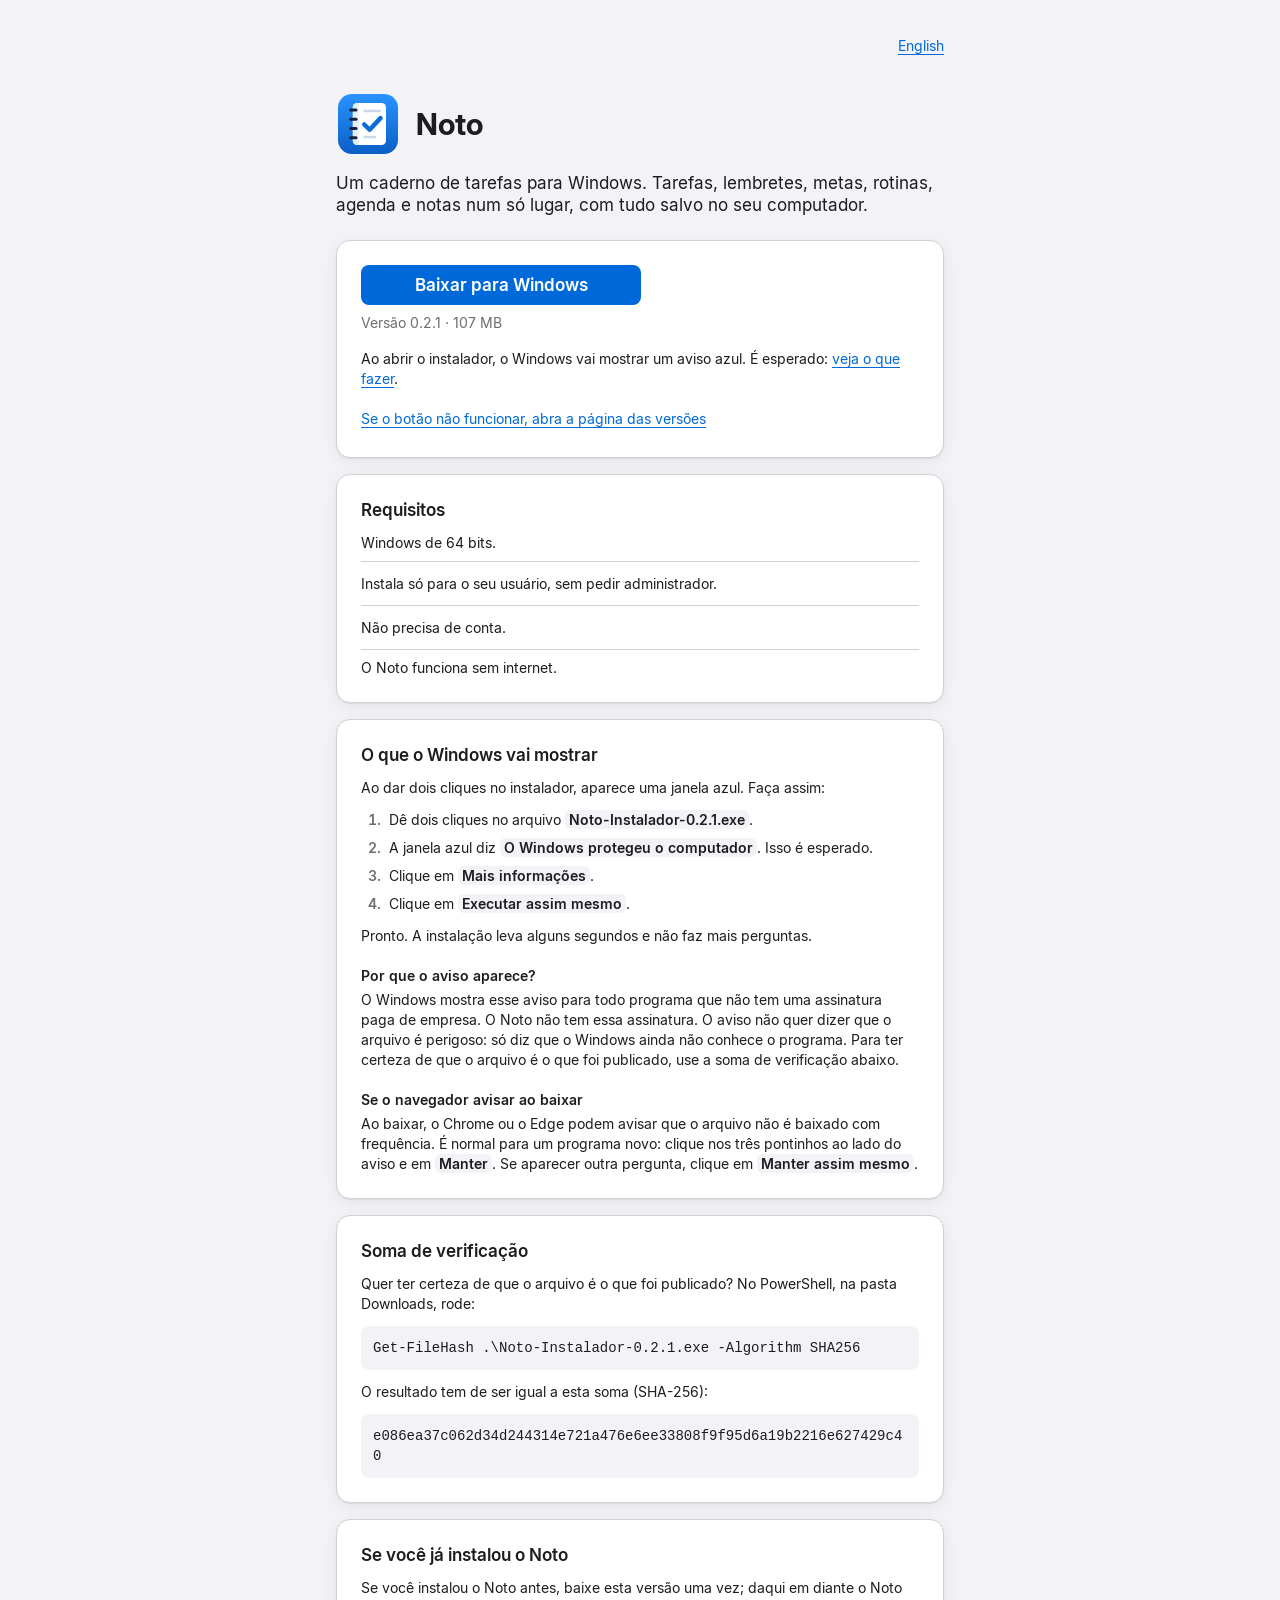
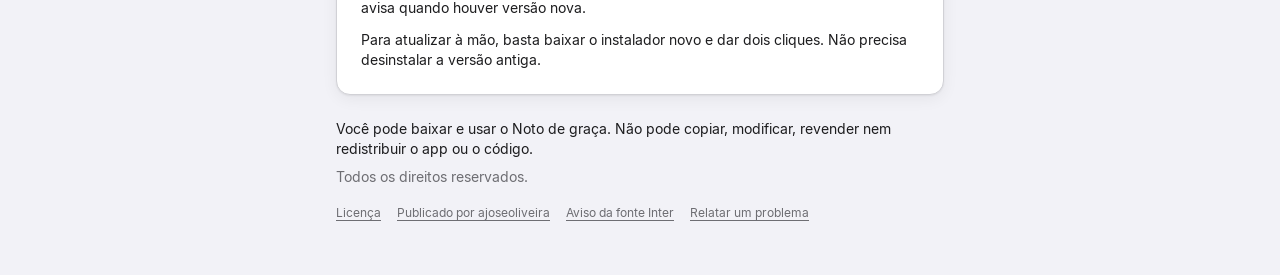
<file: index.html>
<!doctype html>
<html lang="pt-BR">
<head>
<meta charset="utf-8">
<meta name="viewport" content="width=device-width, initial-scale=1">
<meta name="color-scheme" content="light dark">
<title>Noto — baixar para Windows</title>
<meta name="description" content="O Noto é um caderno de tarefas para Windows, com tudo salvo no seu computador. Baixe o instalador, veja o que o Windows vai mostrar e confira a soma de verificação.">
<link rel="alternate" hreflang="en" href="en/">
<link rel="icon" type="image/svg+xml" href="icon.svg">
<link rel="stylesheet" href="tokens.css">
<link rel="stylesheet" href="pagina.css">
</head>
<body>
<div class="pagina">

<header class="cabecalho" data-secao="cabecalho">
  <div class="marca">
    <img src="icon.svg" width="64" height="64" alt="">
    <h1>Noto</h1>
  </div>
  <p class="frase">Um caderno de tarefas para Windows. Tarefas, lembretes, metas, rotinas, agenda e notas num só lugar, com tudo salvo no seu computador.</p>
</header>

<section class="cartao cartao-baixar" id="baixar" data-secao="baixar" aria-labelledby="t-baixar">
  <h2 class="so-leitor" id="t-baixar">Baixar</h2>
  <a class="botao" href="https://github.com/ajoseoliveira/noto/releases/download/v0.2.1/Noto-Instalador-0.2.1.exe">Baixar para Windows</a>
  <p class="versao">Versão 0.2.1 · 107 MB</p>
  <p>Ao abrir o instalador, o Windows vai mostrar um aviso azul. É esperado: <a href="#windows">veja o que fazer</a>.</p>
  <a class="link-alvo" href="https://github.com/ajoseoliveira/noto/releases/latest">Se o botão não funcionar, abra a página das versões</a>
</section>

<nav class="idioma" aria-label="Idioma">
  <a class="link-alvo" href="en/" hreflang="en" lang="en">English</a>
</nav>

<section class="cartao" id="requisitos" data-secao="requisitos" aria-labelledby="t-requisitos">
  <h2 id="t-requisitos">Requisitos</h2>
  <ul class="linhas">
    <li>Windows de 64 bits.</li>
    <li>Instala só para o seu usuário, sem pedir administrador.</li>
    <li>Não precisa de conta.</li>
    <li>O Noto funciona sem internet.</li>
  </ul>
</section>

<section class="cartao" id="windows" data-secao="windows" aria-labelledby="t-windows">
  <h2 id="t-windows">O que o Windows vai mostrar</h2>
  <p>Ao dar dois cliques no instalador, aparece uma janela azul. Faça assim:</p>
  <ol class="passos">
    <li>Dê dois cliques no arquivo <strong class="tela arquivo">Noto-Instalador-0.2.1.exe</strong>.</li>
    <li>A janela azul diz <strong class="tela">O Windows protegeu o computador</strong>. Isso é esperado.</li>
    <li>Clique em <strong class="tela">Mais informações</strong>.</li>
    <li>Clique em <strong class="tela">Executar assim mesmo</strong>.</li>
  </ol>
  <p>Pronto. A instalação leva alguns segundos e não faz mais perguntas.</p>
  <h3>Por que o aviso aparece?</h3>
  <p>O Windows mostra esse aviso para todo programa que não tem uma assinatura paga de empresa. O Noto não tem essa assinatura. O aviso não quer dizer que o arquivo é perigoso: só diz que o Windows ainda não conhece o programa. Para ter certeza de que o arquivo é o que foi publicado, use a soma de verificação abaixo.</p>
  <h3>Se o navegador avisar ao baixar</h3>
  <p>Ao baixar, o Chrome ou o Edge podem avisar que o arquivo não é baixado com frequência. É normal para um programa novo: clique nos três pontinhos ao lado do aviso e em <strong class="tela">Manter</strong>. Se aparecer outra pergunta, clique em <strong class="tela">Manter assim mesmo</strong>.</p>
</section>

<section class="cartao" id="verificar" data-secao="verificar" aria-labelledby="t-verificar">
  <h2 id="t-verificar">Soma de verificação</h2>
  <p>Quer ter certeza de que o arquivo é o que foi publicado? No PowerShell, na pasta Downloads, rode:</p>
  <pre class="codigo"><code>Get-FileHash .\Noto-Instalador-0.2.1.exe -Algorithm SHA256</code></pre>
  <p>O resultado tem de ser igual a esta soma (SHA-256):</p>
  <p class="codigo soma"><code>e086ea37c062d34d244314e721a476e6ee33808f9f95d6a19b2216e627429c40</code></p>
</section>

<section class="cartao" id="ja-instalou" data-secao="ja-instalou" aria-labelledby="t-ja-instalou">
  <h2 id="t-ja-instalou">Se você já instalou o Noto</h2>
  <p>Se você instalou o Noto antes, baixe esta versão uma vez; daqui em diante o Noto avisa quando houver versão nova.</p>
  <p>Para atualizar à mão, basta baixar o instalador novo e dar dois cliques. Não precisa desinstalar a versão antiga.</p>
</section>

<footer class="rodape" data-secao="rodape">
  <p class="concessao">Você pode baixar e usar o Noto de graça. Não pode copiar, modificar, revender nem redistribuir o app ou o código.</p>
  <p class="direitos">Todos os direitos reservados.</p>
  <ul class="links">
    <li><a class="link-alvo" href="https://github.com/ajoseoliveira/noto/blob/main/LICENSE">Licença</a></li>
    <li><a class="link-alvo" href="https://github.com/ajoseoliveira">Publicado por ajoseoliveira</a></li>
    <li><a class="link-alvo" href="fonts/Inter-LICENSE.txt">Aviso da fonte Inter</a></li>
    <li><a class="link-alvo" href="https://github.com/ajoseoliveira/noto/issues">Relatar um problema</a></li>
  </ul>
</footer>

</div>
</body>
</html>
</file>
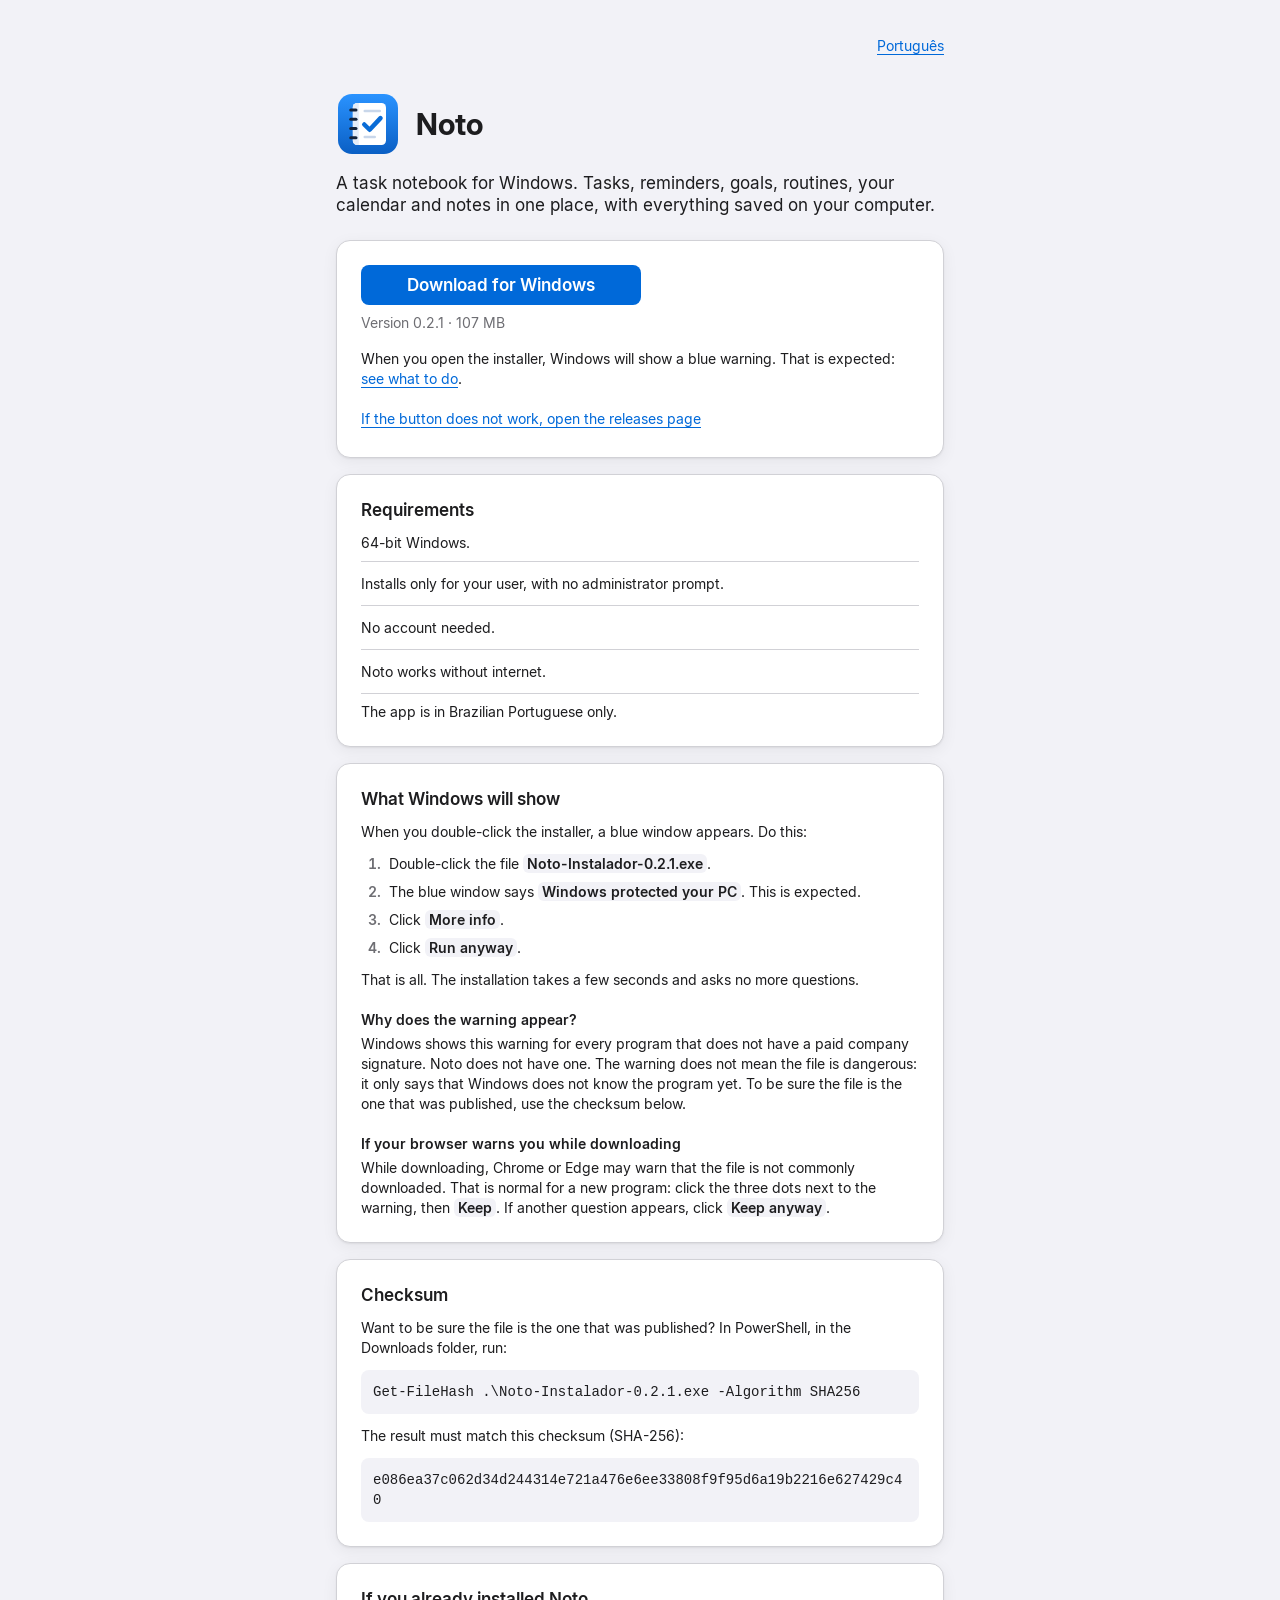
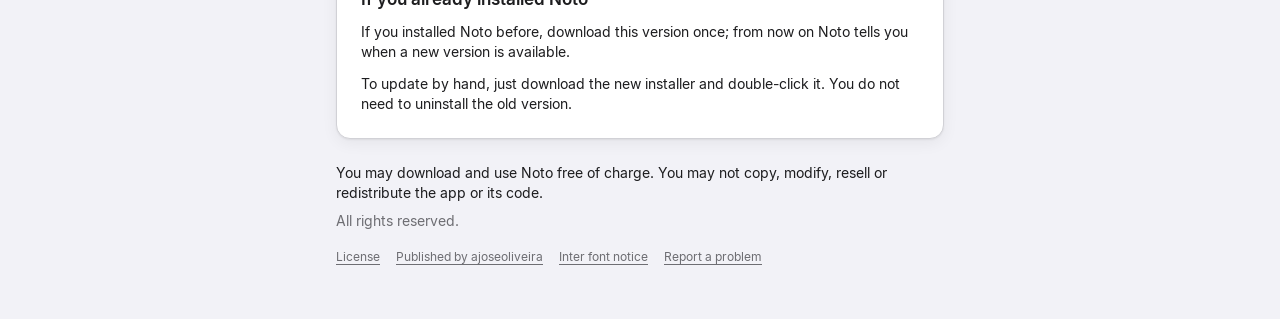
<file: en/index.html>
<!doctype html>
<html lang="en">
<head>
<meta charset="utf-8">
<meta name="viewport" content="width=device-width, initial-scale=1">
<meta name="color-scheme" content="light dark">
<title>Noto — download for Windows</title>
<meta name="description" content="Noto is a task notebook for Windows, with everything saved on your computer. Download the installer, see what Windows will show and check the checksum.">
<link rel="alternate" hreflang="pt-BR" href="../">
<link rel="icon" type="image/svg+xml" href="../icon.svg">
<link rel="stylesheet" href="../tokens.css">
<link rel="stylesheet" href="../pagina.css">
</head>
<body>
<div class="pagina">

<header class="cabecalho" data-secao="cabecalho">
  <div class="marca">
    <img src="../icon.svg" width="64" height="64" alt="">
    <h1>Noto</h1>
  </div>
  <p class="frase">A task notebook for Windows. Tasks, reminders, goals, routines, your calendar and notes in one place, with everything saved on your computer.</p>
</header>

<section class="cartao cartao-baixar" id="baixar" data-secao="baixar" aria-labelledby="t-baixar">
  <h2 class="so-leitor" id="t-baixar">Download</h2>
  <a class="botao" href="https://github.com/ajoseoliveira/noto/releases/download/v0.2.1/Noto-Instalador-0.2.1.exe">Download for Windows</a>
  <p class="versao">Version 0.2.1 · 107 MB</p>
  <p>When you open the installer, Windows will show a blue warning. That is expected: <a href="#windows">see what to do</a>.</p>
  <a class="link-alvo" href="https://github.com/ajoseoliveira/noto/releases/latest">If the button does not work, open the releases page</a>
</section>

<nav class="idioma" aria-label="Language">
  <a class="link-alvo" href="../" hreflang="pt-BR" lang="pt-BR">Português</a>
</nav>

<section class="cartao" id="requisitos" data-secao="requisitos" aria-labelledby="t-requisitos">
  <h2 id="t-requisitos">Requirements</h2>
  <ul class="linhas">
    <li>64-bit Windows.</li>
    <li>Installs only for your user, with no administrator prompt.</li>
    <li>No account needed.</li>
    <li>Noto works without internet.</li>
    <li>The app is in Brazilian Portuguese only.</li>
  </ul>
</section>

<section class="cartao" id="windows" data-secao="windows" aria-labelledby="t-windows">
  <h2 id="t-windows">What Windows will show</h2>
  <p>When you double-click the installer, a blue window appears. Do this:</p>
  <ol class="passos">
    <li>Double-click the file <strong class="tela arquivo">Noto-Instalador-0.2.1.exe</strong>.</li>
    <li>The blue window says <strong class="tela">Windows protected your PC</strong>. This is expected.</li>
    <li>Click <strong class="tela">More info</strong>.</li>
    <li>Click <strong class="tela">Run anyway</strong>.</li>
  </ol>
  <p>That is all. The installation takes a few seconds and asks no more questions.</p>
  <h3>Why does the warning appear?</h3>
  <p>Windows shows this warning for every program that does not have a paid company signature. Noto does not have one. The warning does not mean the file is dangerous: it only says that Windows does not know the program yet. To be sure the file is the one that was published, use the checksum below.</p>
  <h3>If your browser warns you while downloading</h3>
  <p>While downloading, Chrome or Edge may warn that the file is not commonly downloaded. That is normal for a new program: click the three dots next to the warning, then <strong class="tela">Keep</strong>. If another question appears, click <strong class="tela">Keep anyway</strong>.</p>
</section>

<section class="cartao" id="verificar" data-secao="verificar" aria-labelledby="t-verificar">
  <h2 id="t-verificar">Checksum</h2>
  <p>Want to be sure the file is the one that was published? In PowerShell, in the Downloads folder, run:</p>
  <pre class="codigo"><code>Get-FileHash .\Noto-Instalador-0.2.1.exe -Algorithm SHA256</code></pre>
  <p>The result must match this checksum (SHA-256):</p>
  <p class="codigo soma"><code>e086ea37c062d34d244314e721a476e6ee33808f9f95d6a19b2216e627429c40</code></p>
</section>

<section class="cartao" id="ja-instalou" data-secao="ja-instalou" aria-labelledby="t-ja-instalou">
  <h2 id="t-ja-instalou">If you already installed Noto</h2>
  <p>If you installed Noto before, download this version once; from now on Noto tells you when a new version is available.</p>
  <p>To update by hand, just download the new installer and double-click it. You do not need to uninstall the old version.</p>
</section>

<footer class="rodape" data-secao="rodape">
  <p class="concessao">You may download and use Noto free of charge. You may not copy, modify, resell or redistribute the app or its code.</p>
  <p class="direitos">All rights reserved.</p>
  <ul class="links">
    <li><a class="link-alvo" href="https://github.com/ajoseoliveira/noto/blob/main/LICENSE">License</a></li>
    <li><a class="link-alvo" href="https://github.com/ajoseoliveira">Published by ajoseoliveira</a></li>
    <li><a class="link-alvo" href="../fonts/Inter-LICENSE.txt">Inter font notice</a></li>
    <li><a class="link-alvo" href="https://github.com/ajoseoliveira/noto/issues">Report a problem</a></li>
  </ul>
</footer>

</div>
</body>
</html>
</file>
<file: tokens.css>
/* Gerado por gerar.py a partir de tokens.json: não edite à mão. */
:root {
  color-scheme: light dark;
  --cor-fundo: #F2F2F7;
  --cor-superficie: #FFFFFF;
  --cor-superficie2: #F2F2F7;
  --cor-superficie3: #E5E5EA;
  --cor-separador: #D1D1D6;
  --cor-texto: #1D1D1F;
  --cor-texto2: #6E6E73;
  --cor-texto3: #A1A1A6;
  --cor-acento: #0088FF;
  --cor-acento-hover: #0077E6;
  --cor-acento-texto: #0069D9;
  --cor-acento-botao: #0069D9;
  --cor-acento-botao-hover: #005CBF;
  --cor-sucesso: #34C759;
  --cor-perigo: #FF383C;
  --cor-atencao: #FFCC00;
  --cor-sucesso-texto: #1E7B34;
  --cor-perigo-texto: #C9101F;
  --cor-atencao-texto: #7A5A00;
  --cor-laranja: #FF8D28;
  --cor-roxo: #CB30E0;
  --cor-ciano: #00C0E8;
  --fonte-display: "Inter Display", "Segoe UI Variable Display", "SF Pro Display", -apple-system, system-ui, sans-serif;
  --fonte-texto: Inter, "Segoe UI Variable Text", "SF Pro Text", -apple-system, system-ui, sans-serif;
  --fonte-mono: "Cascadia Mono", "SF Mono", "JetBrains Mono", Consolas, monospace;
  --texto-numero: 700 56px/60px var(--fonte-display);
  --texto-titulo-grande: 700 30px/36px var(--fonte-display);
  --texto-titulo1: 600 24px/30px var(--fonte-display);
  --texto-titulo2: 600 20px/26px var(--fonte-display);
  --texto-titulo3: 600 17px/22px var(--fonte-texto);
  --texto-destaque: 600 14px/20px var(--fonte-texto);
  --texto-corpo: 400 14px/20px var(--fonte-texto);
  --texto-chamada: 400 13px/18px var(--fonte-texto);
  --texto-subtitulo: 400 12px/16px var(--fonte-texto);
  --texto-rodape: 400 12px/16px var(--fonte-texto);
  --texto-legenda: 500 11px/14px var(--fonte-texto);
  --espaco-1: 4px;
  --espaco-2: 8px;
  --espaco-3: 12px;
  --espaco-4: 16px;
  --espaco-5: 20px;
  --espaco-6: 24px;
  --espaco-8: 32px;
  --espaco-10: 40px;
  --espaco-12: 48px;
  --raio-xs: 6px;
  --raio-sm: 8px;
  --raio-md: 10px;
  --raio-lg: 14px;
  --raio-xl: 20px;
  --raio-pilula: 999px;
  --controle-altura-sm: 28px;
  --controle-altura-md: 32px;
  --controle-altura-lg: 40px;
  --controle-alvo-minimo: 28px;
  --dur-rapido: 150ms;
  --dur-padrao: 250ms;
  --dur-lento: 350ms;
  --curva: cubic-bezier(0.2, 0.8, 0.2, 1);
  --sombra: 0 1px 2px rgba(0,0,0,.06), 0 4px 16px rgba(0,0,0,.06);
}
@media (prefers-color-scheme: dark) {
  :root:not([data-tema="claro"]) {
     --cor-fundo: #0F0F11;
     --cor-superficie: #1C1C1E;
     --cor-superficie2: #2C2C2E;
     --cor-superficie3: #3A3A3C;
     --cor-separador: #38383A;
     --cor-texto: #F5F5F7;
     --cor-texto2: #A1A1A6;
     --cor-texto3: #6E6E73;
     --cor-acento: #0091FF;
     --cor-acento-hover: #2AA0FF;
     --cor-acento-texto: #2AA0FF;
     --cor-acento-botao: #0A6CD6;
     --cor-acento-botao-hover: #1A7BE6;
     --cor-sucesso: #30D158;
     --cor-perigo: #FF4245;
     --cor-atencao: #FFD600;
     --cor-sucesso-texto: #30D158;
     --cor-perigo-texto: #FF6B6E;
     --cor-atencao-texto: #FFD600;
     --cor-laranja: #FF9230;
     --cor-roxo: #DB34F2;
     --cor-ciano: #3CD3FE;
     --sombra: none;
  }
}
:root[data-tema="escuro"] {
  --cor-fundo: #0F0F11;
  --cor-superficie: #1C1C1E;
  --cor-superficie2: #2C2C2E;
  --cor-superficie3: #3A3A3C;
  --cor-separador: #38383A;
  --cor-texto: #F5F5F7;
  --cor-texto2: #A1A1A6;
  --cor-texto3: #6E6E73;
  --cor-acento: #0091FF;
  --cor-acento-hover: #2AA0FF;
  --cor-acento-texto: #2AA0FF;
  --cor-acento-botao: #0A6CD6;
  --cor-acento-botao-hover: #1A7BE6;
  --cor-sucesso: #30D158;
  --cor-perigo: #FF4245;
  --cor-atencao: #FFD600;
  --cor-sucesso-texto: #30D158;
  --cor-perigo-texto: #FF6B6E;
  --cor-atencao-texto: #FFD600;
  --cor-laranja: #FF9230;
  --cor-roxo: #DB34F2;
  --cor-ciano: #3CD3FE;
  --sombra: none;
}
@media (prefers-reduced-motion: reduce) { :root { --dur-rapido: 0ms; --dur-padrao: 0ms; --dur-lento: 0ms; } }
</file>
<file: pagina.css>
/* Página de download do Noto.
   Cores, tipografia, espaços, raios e controles vêm só de tokens.css (cópia sem edição de src/tokens.css).
   Tema claro e escuro automáticos, pelo prefers-color-scheme que o tokens.css já traz. Sem script, sem movimento. */

@font-face { font-family: Inter; src: url('fonts/Inter-Regular.ttf') format('truetype'); font-weight: 400; font-display: swap; }
@font-face { font-family: Inter; src: url('fonts/Inter-SemiBold.ttf') format('truetype'); font-weight: 600; font-display: swap; }
@font-face { font-family: 'Inter Display'; src: url('fonts/InterDisplay-Bold.ttf') format('truetype'); font-weight: 700; font-display: swap; }

:root {
  /* Texto sobre --cor-acento-botao: branco, como manda o design system (não há token para isso; o app faz o mesmo). */
  --pagina-texto-sobre-botao: white;
  --pagina-largura: 640px;
}

*, *::before, *::after { box-sizing: border-box; }

html { -webkit-text-size-adjust: 100%; text-size-adjust: 100%; }

body {
  margin: 0;
  min-height: 100vh;
  background: var(--cor-fundo);
  color: var(--cor-texto);
  font: var(--texto-corpo);
}

img { display: block; max-width: 100%; height: auto; }

.so-leitor {
  position: absolute;
  width: 1px;
  height: 1px;
  margin: -1px;
  padding: 0;
  overflow: hidden;
  clip-path: inset(50%);
  white-space: nowrap;
  border: 0;
}

/* Coluna única. A ordem do DOM é a do Tab (o botão vem primeiro); o idioma sobe para o topo só na tela (order). */
.pagina {
  display: flex;
  flex-direction: column;
  gap: var(--espaco-4);
  width: 100%;
  max-width: var(--pagina-largura);
  margin: 0 auto;
  padding: var(--espaco-4) var(--espaco-4) var(--espaco-12);
}

.idioma {
  order: -1;
  align-self: flex-end;
}

/* Links ---------------------------------------------------------------- */

a {
  color: var(--cor-acento-texto);
  text-decoration: underline;
  text-underline-offset: 3px;
  text-decoration-thickness: 1px;
}
a:hover { text-decoration-thickness: 2px; }

a:focus-visible {
  outline: 3px solid var(--cor-acento);
  outline-offset: 2px;
  border-radius: var(--raio-xs);
}

/* Link fora de parágrafo: alvo de pelo menos 28 px. */
.link-alvo {
  display: inline-flex;
  align-items: center;
  min-height: var(--controle-alvo-minimo);
}

/* Cabeçalho ------------------------------------------------------------ */

.cabecalho { padding: var(--espaco-4) 0 var(--espaco-2); }

.marca {
  display: flex;
  align-items: center;
  gap: var(--espaco-4);
}

h1 {
  margin: 0;
  font: var(--texto-titulo-grande);
  color: var(--cor-texto);
}

.frase {
  margin: var(--espaco-4) 0 0;
  font: var(--texto-titulo3);
  font-weight: 400;
  color: var(--cor-texto);
}

/* Cartões -------------------------------------------------------------- */

.cartao {
  background: var(--cor-superficie);
  border: 1px solid var(--cor-separador);
  border-radius: var(--raio-lg);
  box-shadow: var(--sombra);
  padding: var(--espaco-5) var(--espaco-4);
}

h2 {
  margin: 0 0 var(--espaco-3);
  font: var(--texto-titulo3);
  color: var(--cor-texto);
}
h2.so-leitor { margin: -1px; }

h3 {
  margin: var(--espaco-5) 0 var(--espaco-1);
  font: var(--texto-destaque);
  color: var(--cor-texto);
}

.cartao p { margin: 0 0 var(--espaco-3); }
.cartao p:last-child { margin-bottom: 0; }

/* O botão principal: o único elemento de acento azul da página. */
.cartao-baixar { display: flex; flex-direction: column; align-items: flex-start; }

.botao {
  display: inline-flex;
  align-items: center;
  justify-content: center;
  width: 100%;
  max-width: 100%;
  height: var(--controle-altura-lg);
  padding: 0 var(--espaco-6);
  background: var(--cor-acento-botao);
  color: var(--pagina-texto-sobre-botao);
  font: var(--texto-titulo3);
  text-align: center;
  text-decoration: none;
  border-radius: var(--raio-sm);
}
/* Hover e pressionado: o rótulo ganha sublinhado nos dois temas. No claro o fundo também escurece
   (token do design system, 6,4:1 com branco). No escuro o token de hover dá 4,18:1 e não é usado: o fundo não muda, por contraste. */
.botao:hover, .botao:active { text-decoration: underline; text-underline-offset: 4px; text-decoration-thickness: 2px; }
@media (prefers-color-scheme: light) {
  .botao:hover, .botao:active { background: var(--cor-acento-botao-hover); }
}
.botao:focus-visible { border-radius: var(--raio-sm); }

.cartao .versao {
  margin: var(--espaco-2) 0 var(--espaco-4);
  color: var(--cor-texto2);
}

.cartao-baixar .link-alvo { margin-top: var(--espaco-1); }

/* Requisitos: lista agrupada (linhas separadas por 1 px). */
.linhas { margin: 0; padding: 0; list-style: none; }
.linhas li {
  display: flex;
  align-items: center;
  min-height: 44px;
  padding: var(--espaco-2) 0;
  border-top: 1px solid var(--cor-separador);
}
.linhas li:first-child { min-height: 0; padding-top: 0; border-top: 0; }
.linhas li:first-child + li:last-child { min-height: 0; }
.linhas li:last-child { min-height: 0; padding-bottom: 0; }

/* Passos do aviso do Windows. */
.passos { margin: 0 0 var(--espaco-3); padding-left: var(--espaco-6); }
.passos li { padding-left: var(--espaco-1); margin-bottom: var(--espaco-2); }
.passos li::marker { font-weight: 600; color: var(--cor-texto2); }

/* O texto exato que aparece na tela do Windows (nunca só cor: negrito e fundo próprio). */
.tela {
  font-weight: 600;
  padding: 1px var(--espaco-1);
  background: var(--cor-superficie2);
  border-radius: var(--raio-xs);
  -webkit-box-decoration-break: clone;
  box-decoration-break: clone;
}

.arquivo { white-space: nowrap; }

/* Comando e soma: quebram em vez de estourar a largura. */
.codigo, .codigo code {
  font-family: var(--fonte-mono);
  font-size: 14px;
  line-height: 20px;
}
pre.codigo {
  margin: 0 0 var(--espaco-3);
  padding: var(--espaco-3);
  background: var(--cor-superficie2);
  border-radius: var(--raio-sm);
  white-space: pre-wrap;
  overflow-wrap: anywhere;
  word-break: break-word;
}
pre.codigo code { white-space: pre-wrap; overflow-wrap: anywhere; word-break: break-all; }
.cartao p.soma {
  margin: 0;
  padding: var(--espaco-3);
  background: var(--cor-superficie2);
  border-radius: var(--raio-sm);
  overflow-wrap: anywhere;
  word-break: break-all;
}

/* Rodapé --------------------------------------------------------------- */

.rodape { padding: var(--espaco-2) 0 0; }
.rodape p { margin: 0 0 var(--espaco-2); }
.rodape .direitos { color: var(--cor-texto2); }

.links {
  display: flex;
  flex-wrap: wrap;
  gap: var(--espaco-1) var(--espaco-4);
  margin: var(--espaco-3) 0 0;
  padding: 0;
  list-style: none;
}
.links a {
  font: var(--texto-rodape);
  color: var(--cor-texto2);
}
.links a:hover { color: var(--cor-acento-texto); }

@media (min-width: 640px) {
  .pagina { padding-top: var(--espaco-8); }
  .cartao { padding: var(--espaco-6); }
  .botao { width: auto; min-width: 280px; }
}
</file>
